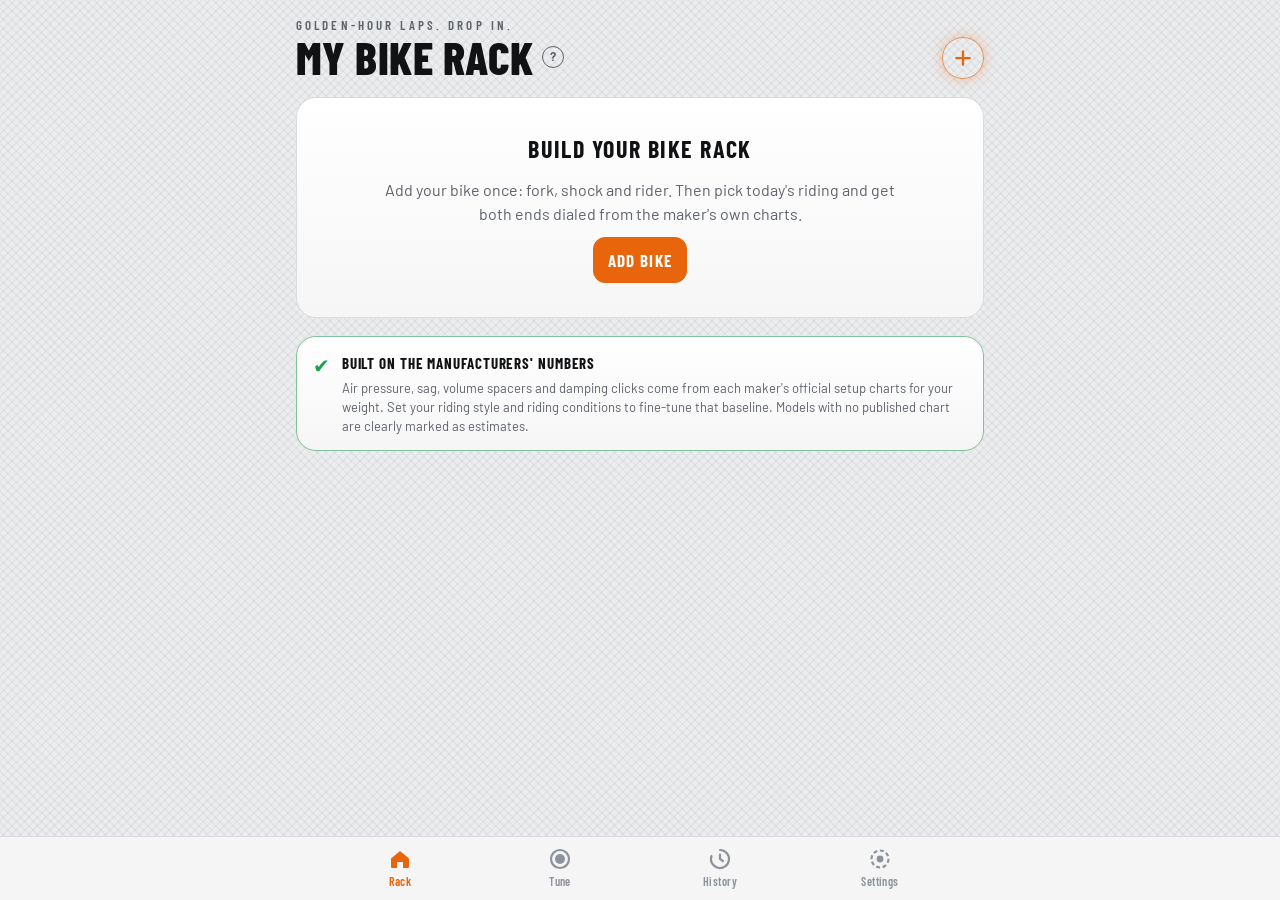
<file: SuspensionTuner/web/index.html>
<!doctype html>
<html lang="en">
<head>
<meta charset="utf-8">
<meta name="viewport" content="width=device-width, initial-scale=1, viewport-fit=cover">
<title>Suspension Tuner</title>
<meta name="description" content="Fork and shock setup from the maker's own chart: air pressure, sag, volume spacers and every damping click.">
<meta name="theme-color" content="#060607">
<meta name="apple-mobile-web-app-capable" content="yes">
<meta name="mobile-web-app-capable" content="yes">
<meta name="apple-mobile-web-app-status-bar-style" content="black-translucent">
<meta name="apple-mobile-web-app-title" content="Tuner">
<link rel="manifest" href="manifest.webmanifest">
<link rel="icon" href="icons/icon-192.png" type="image/png">
<link rel="apple-touch-icon" href="icons/apple-touch-icon.png">
<link rel="preconnect" href="https://fonts.googleapis.com">
<link rel="preconnect" href="https://fonts.gstatic.com" crossorigin>
<link href="https://fonts.googleapis.com/css2?family=Barlow+Condensed:wght@600;700;800&family=Barlow:wght@400;500;600;700&family=JetBrains+Mono:wght@400;700&display=swap" rel="stylesheet">
<link rel="stylesheet" href="css/app.css">
</head>
<body>
  <div id="app">
    <main id="view" tabindex="-1"><p class="loading">Loading…</p></main>
    <nav class="tabbar" aria-label="Main">
      <button data-tab="rack"><svg viewBox="0 0 24 24" aria-hidden="true"><path d="M3 11.5 12 4l9 7.5V20a1 1 0 0 1-1 1h-5v-6h-6v6H4a1 1 0 0 1-1-1z"/></svg><span>Rack</span></button>
      <button data-tab="tune"><svg viewBox="0 0 24 24" aria-hidden="true"><circle cx="12" cy="12" r="9" fill="none" stroke="currentColor" stroke-width="2.2"/><circle cx="12" cy="12" r="5"/></svg><span>Tune</span></button>
      <button data-tab="history"><svg viewBox="0 0 24 24" aria-hidden="true"><path d="M12 3a9 9 0 1 1-8.5 6" fill="none" stroke="currentColor" stroke-width="2.2" stroke-linecap="round"/><path d="M12 7.5V12l3 2" fill="none" stroke="currentColor" stroke-width="2.2" stroke-linecap="round"/></svg><span>History</span></button>
      <button data-tab="settings"><svg viewBox="0 0 24 24" aria-hidden="true"><circle cx="12" cy="12" r="8.5" fill="none" stroke="currentColor" stroke-width="2.2" stroke-dasharray="4 2.6"/><circle cx="12" cy="12" r="3.4"/></svg><span>Settings</span></button>
    </nav>
  </div>
  <dialog id="sheet" aria-labelledby="sheet-title"><div class="sheet-inner"></div></dialog>
  <div id="toast" role="status" aria-live="polite" hidden></div>
  <div id="print"></div>
  <noscript><p class="loading">Suspension Tuner needs JavaScript turned on.</p></noscript>
  <script src="js/engine.js"></script>
  <script src="js/bike.js"></script>
  <script src="js/app.js"></script>
</body>
</html>
</file>
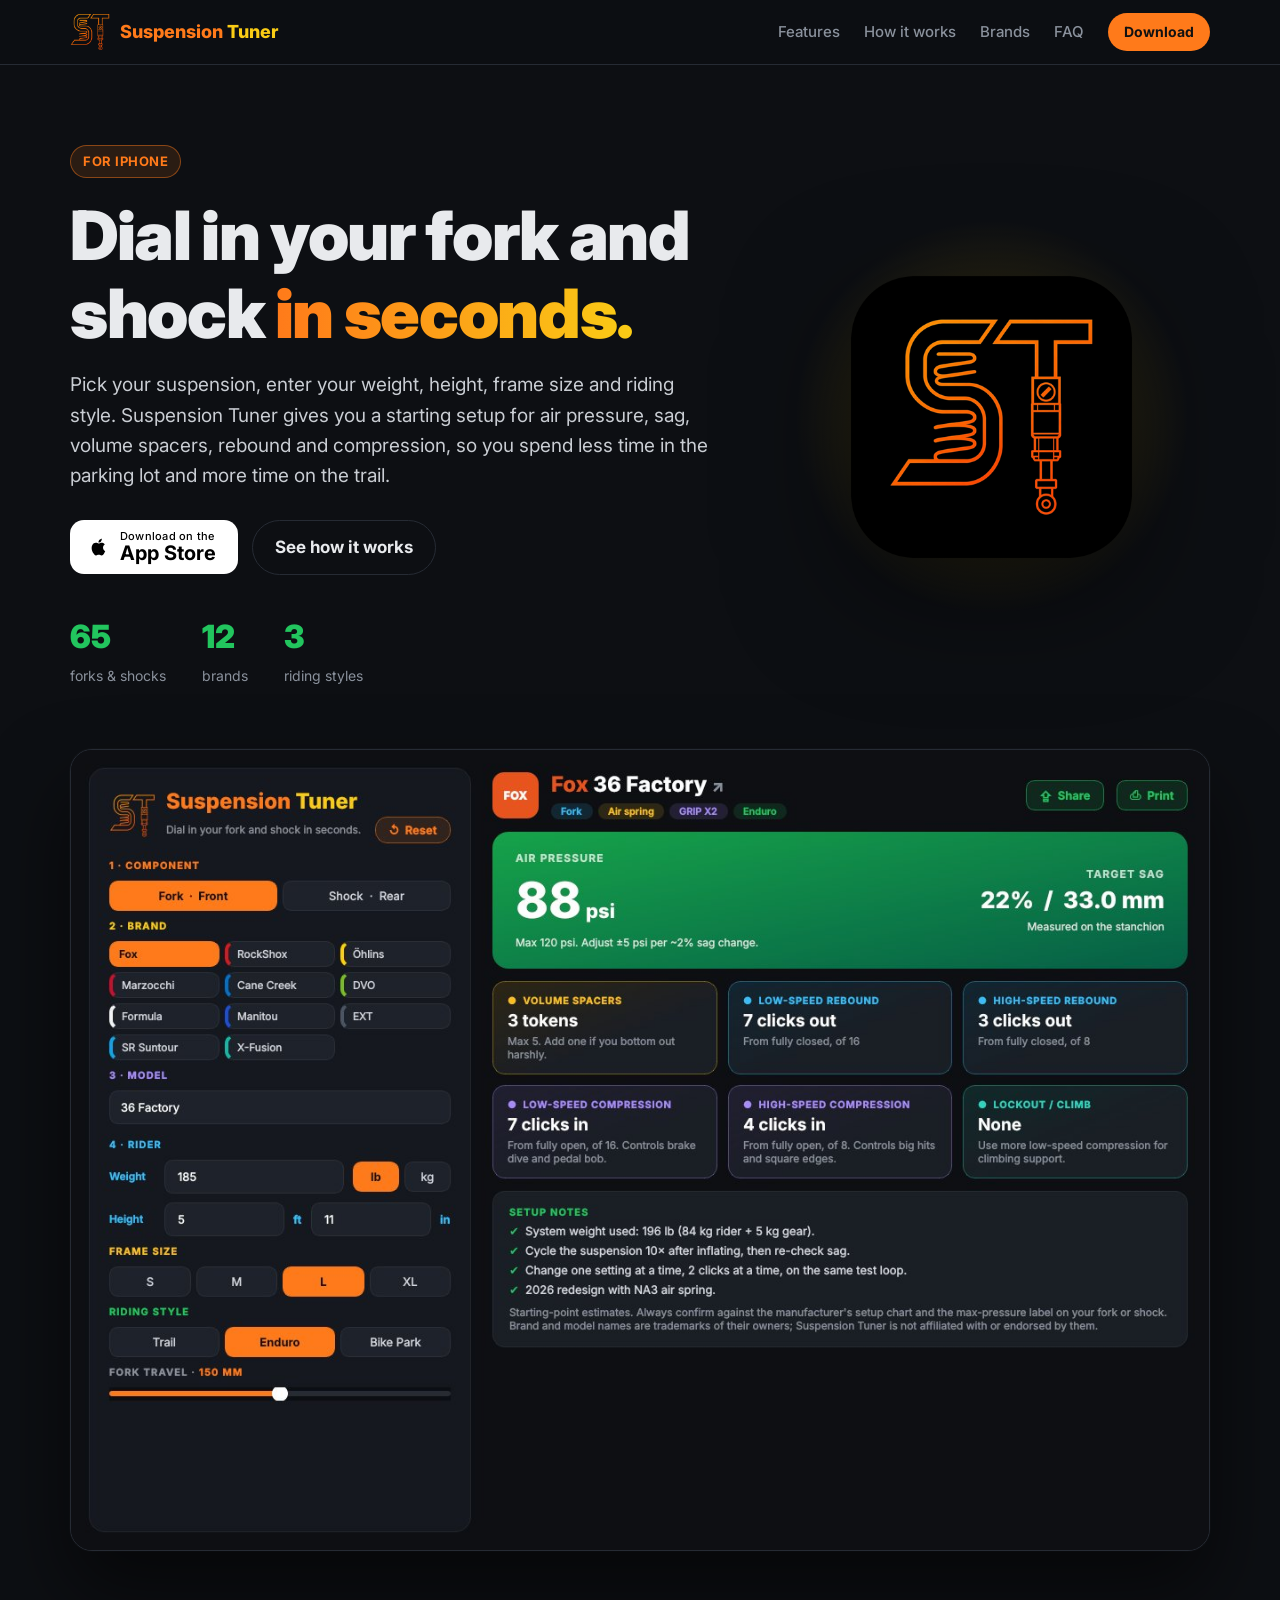
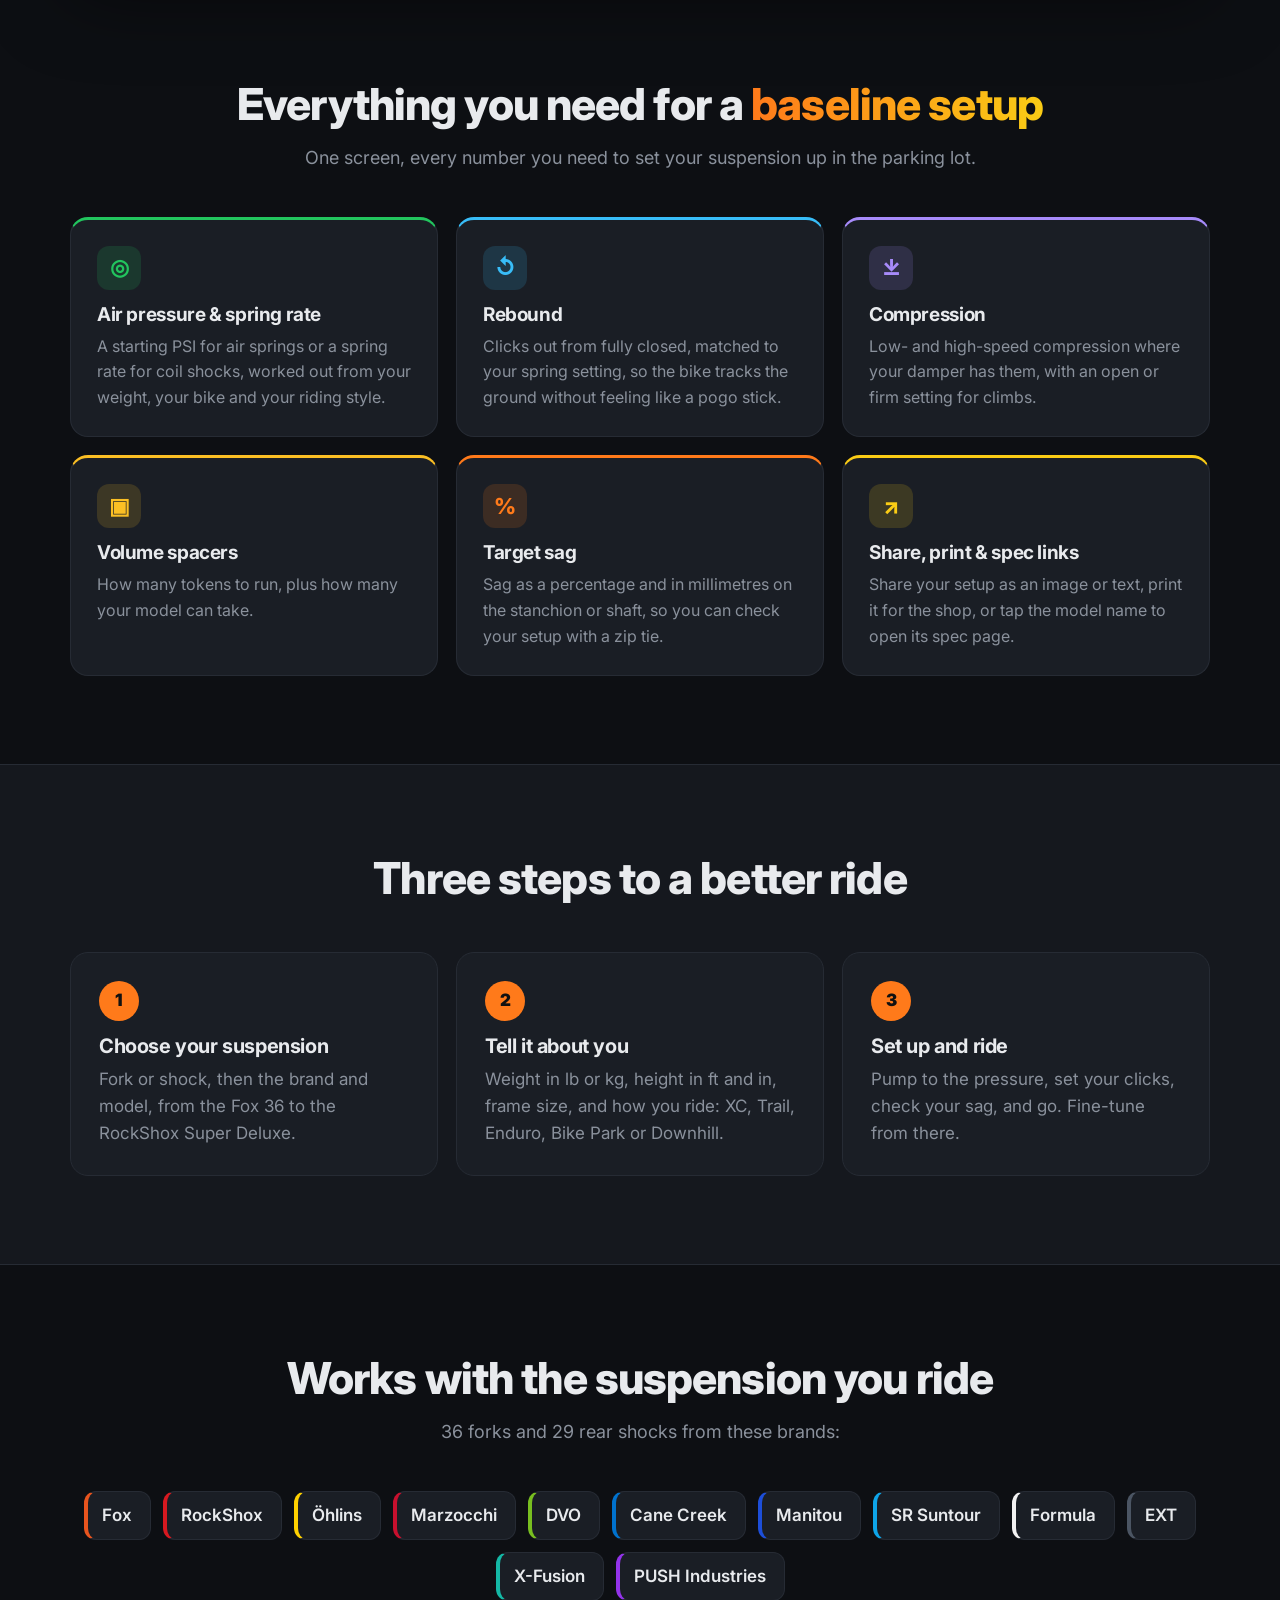
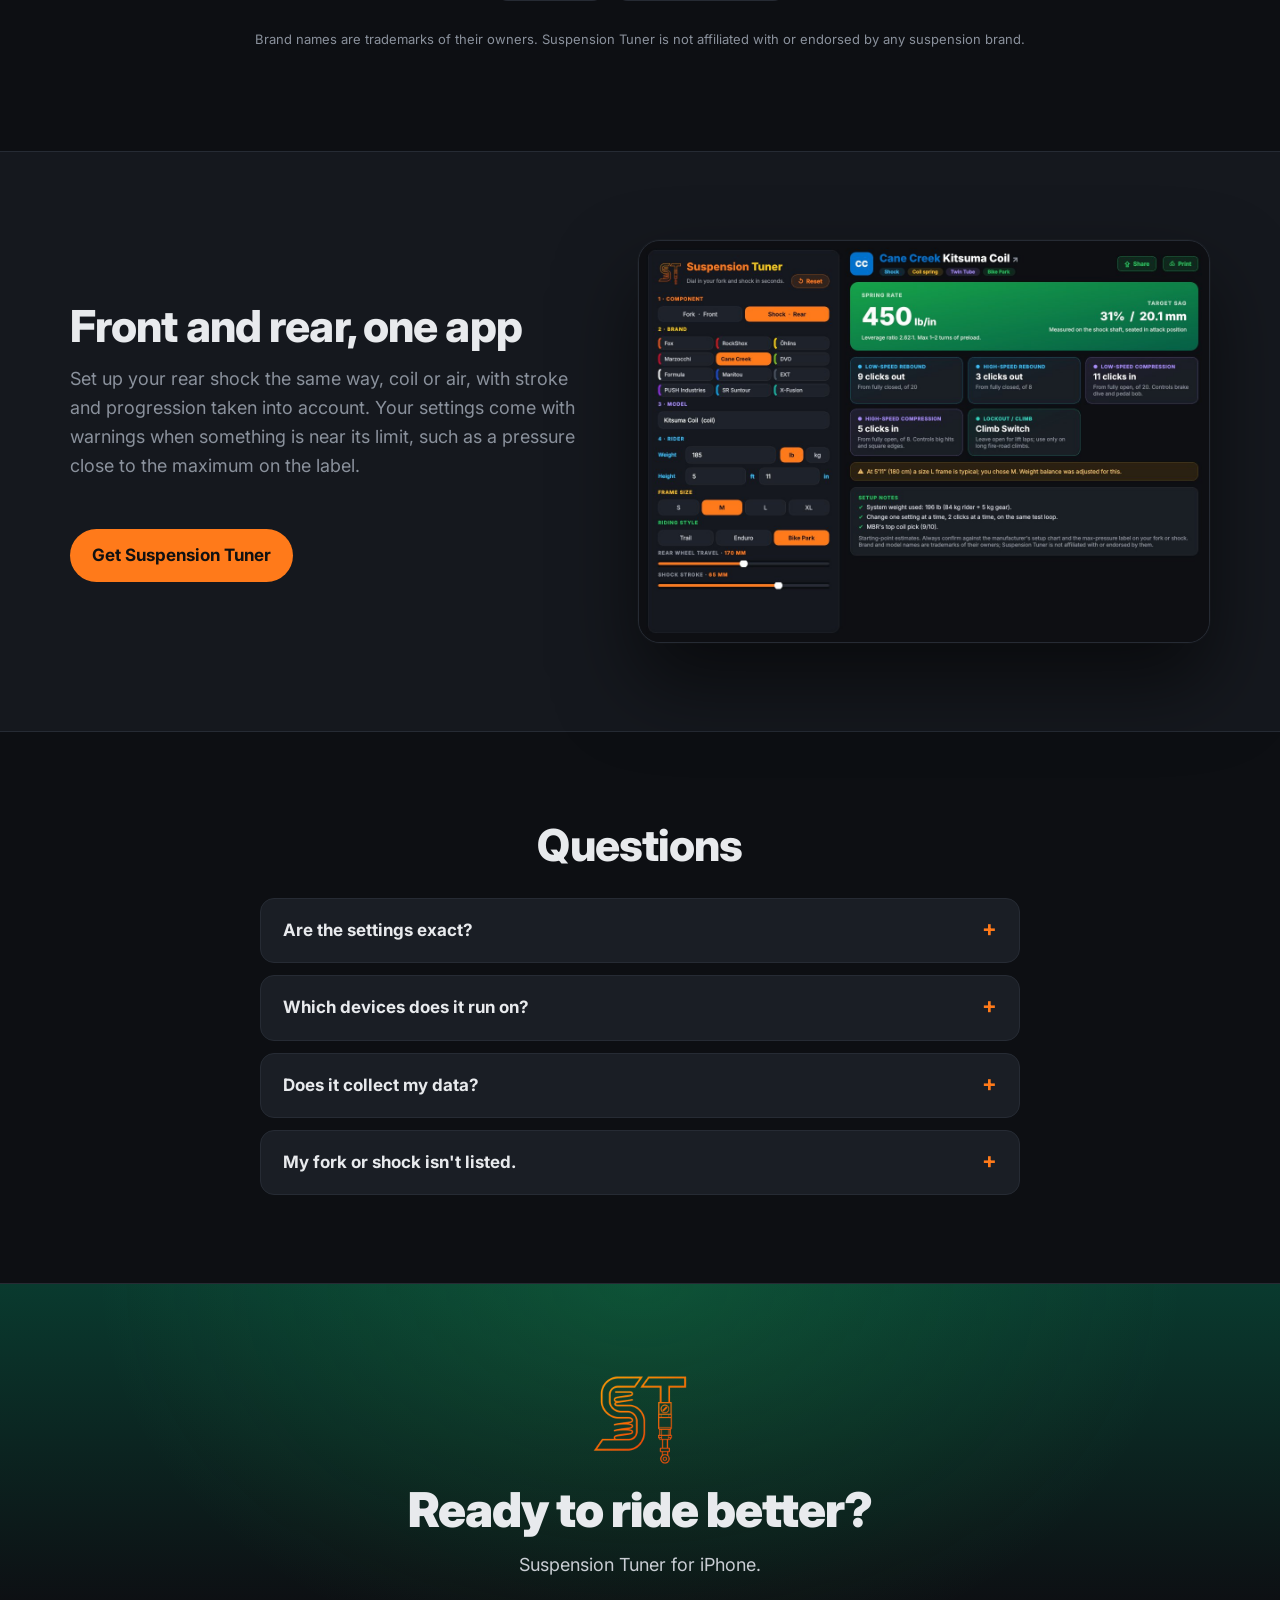
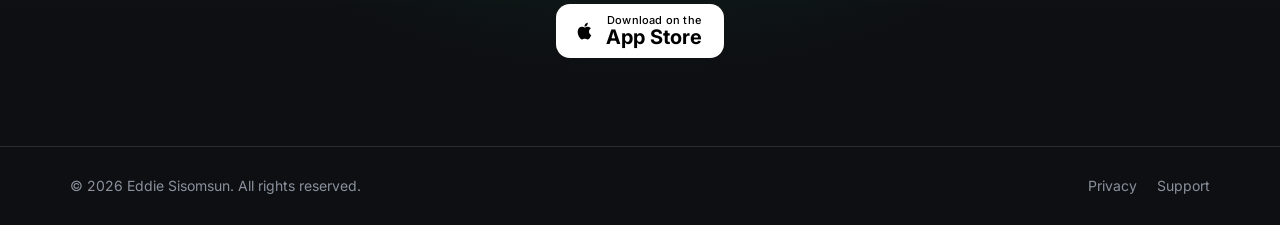
<file: SuspensionTuner/website/index.html>
<!doctype html>
<html lang="en">
<head>
  <meta charset="utf-8">
  <meta name="viewport" content="width=device-width, initial-scale=1">
  <title>Suspension Tuner: dial in your fork and shock in seconds</title>
  <meta name="description" content="Suspension Tuner gives mountain bikers a starting setup for their fork and rear shock: air pressure, sag, volume spacers, rebound and compression for 65 models from 12 brands.">
  <meta name="theme-color" content="#0D0F13">
  <meta property="og:title" content="Suspension Tuner">
  <meta property="og:description" content="Dial in your fork and shock in seconds. Free setup guide for mountain bike suspension on iPhone.">
  <meta property="og:image" content="assets/og-image.png">
  <meta property="og:type" content="website">
  <meta name="twitter:card" content="summary_large_image">
  <link rel="icon" type="image/png" href="assets/favicon.png">
  <link rel="apple-touch-icon" href="assets/apple-touch-icon.png">
  <link rel="preconnect" href="https://fonts.googleapis.com">
  <link rel="preconnect" href="https://fonts.gstatic.com" crossorigin>
  <link href="https://fonts.googleapis.com/css2?family=Inter:wght@400;500;600;700;800;900&display=swap" rel="stylesheet">
  <link rel="stylesheet" href="styles.css">
</head>
<body>
  <!-- ======================================================================
       Before uploading: replace every href="#download" on the "Download" buttons
       with your App Store URL (App Store Connect > your app > App Information).
       ====================================================================== -->

  <header class="nav">
    <div class="wrap nav-inner">
      <a class="brand" href="#top" aria-label="Suspension Tuner home">
        <img src="assets/logo.png" alt="" width="40" height="40">
        <span class="brand-name"><span class="o">Suspension</span> <span class="g">Tuner</span></span>
      </a>
      <nav class="nav-links" aria-label="Sections">
        <a href="#features">Features</a>
        <a href="#how">How it works</a>
        <a href="#brands">Brands</a>
        <a href="#faq">FAQ</a>
      </nav>
      <a class="btn btn-sm" href="#download">Download</a>
    </div>
  </header>

  <main id="top">
    <!-- Hero -->
    <section class="hero">
      <div class="wrap hero-grid">
        <div class="hero-copy">
          <span class="eyebrow">For iPhone</span>
          <h1>Dial in your fork and shock <span class="grad">in seconds.</span></h1>
          <p class="lead">Pick your suspension, enter your weight, height, frame size and riding style. Suspension Tuner gives you a starting setup for air pressure, sag, volume spacers, rebound and compression, so you spend less time in the parking lot and more time on the trail.</p>
          <div class="cta-row">
            <a class="btn btn-store" href="#download">
              <svg viewBox="0 0 24 24" width="22" height="22" aria-hidden="true"><path fill="currentColor" d="M16.37 12.7c-.02-2.3 1.88-3.4 1.96-3.46-1.07-1.56-2.73-1.78-3.32-1.8-1.41-.14-2.76.83-3.48.83-.72 0-1.83-.81-3-.79-1.55.02-2.97.9-3.77 2.28-1.6 2.79-.41 6.92 1.15 9.18.76 1.11 1.67 2.35 2.86 2.31 1.15-.05 1.58-.74 2.97-.74s1.78.74 3 .72c1.24-.02 2.02-1.13 2.78-2.24.87-1.28 1.23-2.52 1.25-2.59-.03-.01-2.39-.92-2.4-3.65ZM14.1 5.94c.63-.77 1.06-1.83.94-2.89-.91.04-2.01.61-2.66 1.37-.58.67-1.09 1.75-.96 2.79 1.02.08 2.05-.52 2.68-1.27Z"/></svg>
              <span><small>Download on the</small>App Store</span>
            </a>
            <a class="btn btn-ghost" href="#how">See how it works</a>
          </div>
          <ul class="hero-stats" aria-label="At a glance">
            <li><strong>65</strong><span>forks &amp; shocks</span></li>
            <li><strong>12</strong><span>brands</span></li>
            <li><strong>3</strong><span>riding styles</span></li>
          </ul>
        </div>
        <div class="hero-art" aria-hidden="true">
          <div class="glow"></div>
          <img src="assets/app-icon.png" alt="" width="360" height="360">
        </div>
      </div>
    </section>

    <!-- Screenshot -->
    <section class="shot-section">
      <div class="wrap">
        <figure class="shot">
          <img src="assets/screenshot-fork.jpg" alt="Suspension Tuner showing a Fox 36 Factory setup: air pressure, target sag, volume spacers, rebound and compression clicks" width="1280" height="900" loading="lazy">
        </figure>
      </div>
    </section>

    <!-- Features -->
    <section id="features" class="section">
      <div class="wrap">
        <h2 class="section-title">Everything you need for a <span class="grad">baseline setup</span></h2>
        <p class="section-lead">One screen, every number you need to set your suspension up in the parking lot.</p>
        <div class="cards">
          <article class="card c-go">
            <div class="card-icon">◎</div>
            <h3>Air pressure &amp; spring rate</h3>
            <p>A starting PSI for air springs or a spring rate for coil shocks, worked out from your weight, your bike and your riding style.</p>
          </article>
          <article class="card c-sky">
            <div class="card-icon">↺</div>
            <h3>Rebound</h3>
            <p>Clicks out from fully closed, matched to your spring setting, so the bike tracks the ground without feeling like a pogo stick.</p>
          </article>
          <article class="card c-violet">
            <div class="card-icon">⤓</div>
            <h3>Compression</h3>
            <p>Low- and high-speed compression where your damper has them, with an open or firm setting for climbs.</p>
          </article>
          <article class="card c-amber">
            <div class="card-icon">▣</div>
            <h3>Volume spacers</h3>
            <p>How many tokens to run, plus how many your model can take.</p>
          </article>
          <article class="card c-accent">
            <div class="card-icon">%</div>
            <h3>Target sag</h3>
            <p>Sag as a percentage and in millimetres on the stanchion or shaft, so you can check your setup with a zip tie.</p>
          </article>
          <article class="card c-gold">
            <div class="card-icon">↗</div>
            <h3>Share, print &amp; spec links</h3>
            <p>Share your setup as an image or text, print it for the shop, or tap the model name to open its spec page.</p>
          </article>
        </div>
      </div>
    </section>

    <!-- How it works -->
    <section id="how" class="section section-alt">
      <div class="wrap">
        <h2 class="section-title">Three steps to a better ride</h2>
        <ol class="steps">
          <li>
            <span class="step-num">1</span>
            <h3>Choose your suspension</h3>
            <p>Fork or shock, then the brand and model, from the Fox 36 to the RockShox Super Deluxe.</p>
          </li>
          <li>
            <span class="step-num">2</span>
            <h3>Tell it about you</h3>
            <p>Weight in lb or kg, height in ft and in, frame size, and how you ride: XC, Trail, Enduro, Bike Park or Downhill.</p>
          </li>
          <li>
            <span class="step-num">3</span>
            <h3>Set up and ride</h3>
            <p>Pump to the pressure, set your clicks, check your sag, and go. Fine-tune from there.</p>
          </li>
        </ol>
      </div>
    </section>

    <!-- Brands -->
    <section id="brands" class="section">
      <div class="wrap">
        <h2 class="section-title">Works with the suspension you ride</h2>
        <p class="section-lead">36 forks and 29 rear shocks from these brands:</p>
        <ul class="brand-list">
          <li style="--c:#E8541E">Fox</li>
          <li style="--c:#D71920">RockShox</li>
          <li style="--c:#FFD100">Öhlins</li>
          <li style="--c:#C8102E">Marzocchi</li>
          <li style="--c:#78BE20">DVO</li>
          <li style="--c:#0072CE">Cane Creek</li>
          <li style="--c:#1D4ED8">Manitou</li>
          <li style="--c:#0EA5E9">SR Suntour</li>
          <li style="--c:#F2F2F2">Formula</li>
          <li style="--c:#4B5563">EXT</li>
          <li style="--c:#14B8A6">X-Fusion</li>
          <li style="--c:#9333EA">PUSH Industries</li>
        </ul>
        <p class="fine">Brand names are trademarks of their owners. Suspension Tuner is not affiliated with or endorsed by any suspension brand.</p>
      </div>
    </section>

    <!-- Second screenshot -->
    <section class="section section-alt">
      <div class="wrap split">
        <div>
          <h2 class="section-title left">Front and rear, one app</h2>
          <p class="section-lead left">Set up your rear shock the same way, coil or air, with stroke and progression taken into account. Your settings come with warnings when something is near its limit, such as a pressure close to the maximum on the label.</p>
          <a class="btn" href="#download">Get Suspension Tuner</a>
        </div>
        <figure class="shot shot-small">
          <img src="assets/screenshot-shock.jpg" alt="Suspension Tuner showing a Cane Creek Kitsuma Coil rear shock setup" width="1280" height="900" loading="lazy">
        </figure>
      </div>
    </section>

    <!-- FAQ -->
    <section id="faq" class="section">
      <div class="wrap narrow">
        <h2 class="section-title">Questions</h2>
        <details>
          <summary>Are the settings exact?</summary>
          <p>For FOX, RockShox, Marzocchi and Öhlins models they are copied from the maker's own setup charts for your weight; other models are clearly marked as estimates. Either way they are a starting point: every bike, rider and trail is different, so fine-tune from there. Always check the manufacturer's setup guide and never go above the maximum pressure printed on your fork or shock.</p>
        </details>
        <details>
          <summary>Which devices does it run on?</summary>
          <p>iPhone with iOS 17 or later (also runs on iPad).</p>
        </details>
        <details>
          <summary>Does it collect my data?</summary>
          <p>No. Everything is calculated on your device. There are no accounts, no tracking and no ads. Read the <a href="privacy.html">privacy policy</a>.</p>
        </details>
        <details>
          <summary>My fork or shock isn't listed.</summary>
          <p>Email <a href="mailto:eddie@wholestack.solutions">eddie@wholestack.solutions</a> with the brand and model, and it can be added in a future update.</p>
        </details>
      </div>
    </section>

    <!-- Download -->
    <section id="download" class="section download">
      <div class="wrap download-inner">
        <img src="assets/logo.png" alt="" width="96" height="96">
        <h2>Ready to ride better?</h2>
        <p>Suspension Tuner for iPhone.</p>
        <a class="btn btn-store" href="#download">
          <svg viewBox="0 0 24 24" width="22" height="22" aria-hidden="true"><path fill="currentColor" d="M16.37 12.7c-.02-2.3 1.88-3.4 1.96-3.46-1.07-1.56-2.73-1.78-3.32-1.8-1.41-.14-2.76.83-3.48.83-.72 0-1.83-.81-3-.79-1.55.02-2.97.9-3.77 2.28-1.6 2.79-.41 6.92 1.15 9.18.76 1.11 1.67 2.35 2.86 2.31 1.15-.05 1.58-.74 2.97-.74s1.78.74 3 .72c1.24-.02 2.02-1.13 2.78-2.24.87-1.28 1.23-2.52 1.25-2.59-.03-.01-2.39-.92-2.4-3.65ZM14.1 5.94c.63-.77 1.06-1.83.94-2.89-.91.04-2.01.61-2.66 1.37-.58.67-1.09 1.75-.96 2.79 1.02.08 2.05-.52 2.68-1.27Z"/></svg>
          <span><small>Download on the</small>App Store</span>
        </a>
      </div>
    </section>
  </main>

  <footer class="footer">
    <div class="wrap footer-inner">
      <p>© 2026 Eddie Sisomsun. All rights reserved.</p>
      <nav aria-label="Footer">
        <a href="privacy.html">Privacy</a>
        <a href="mailto:eddie@wholestack.solutions">Support</a>
      </nav>
    </div>
  </footer>
</body>
</html>
</file>
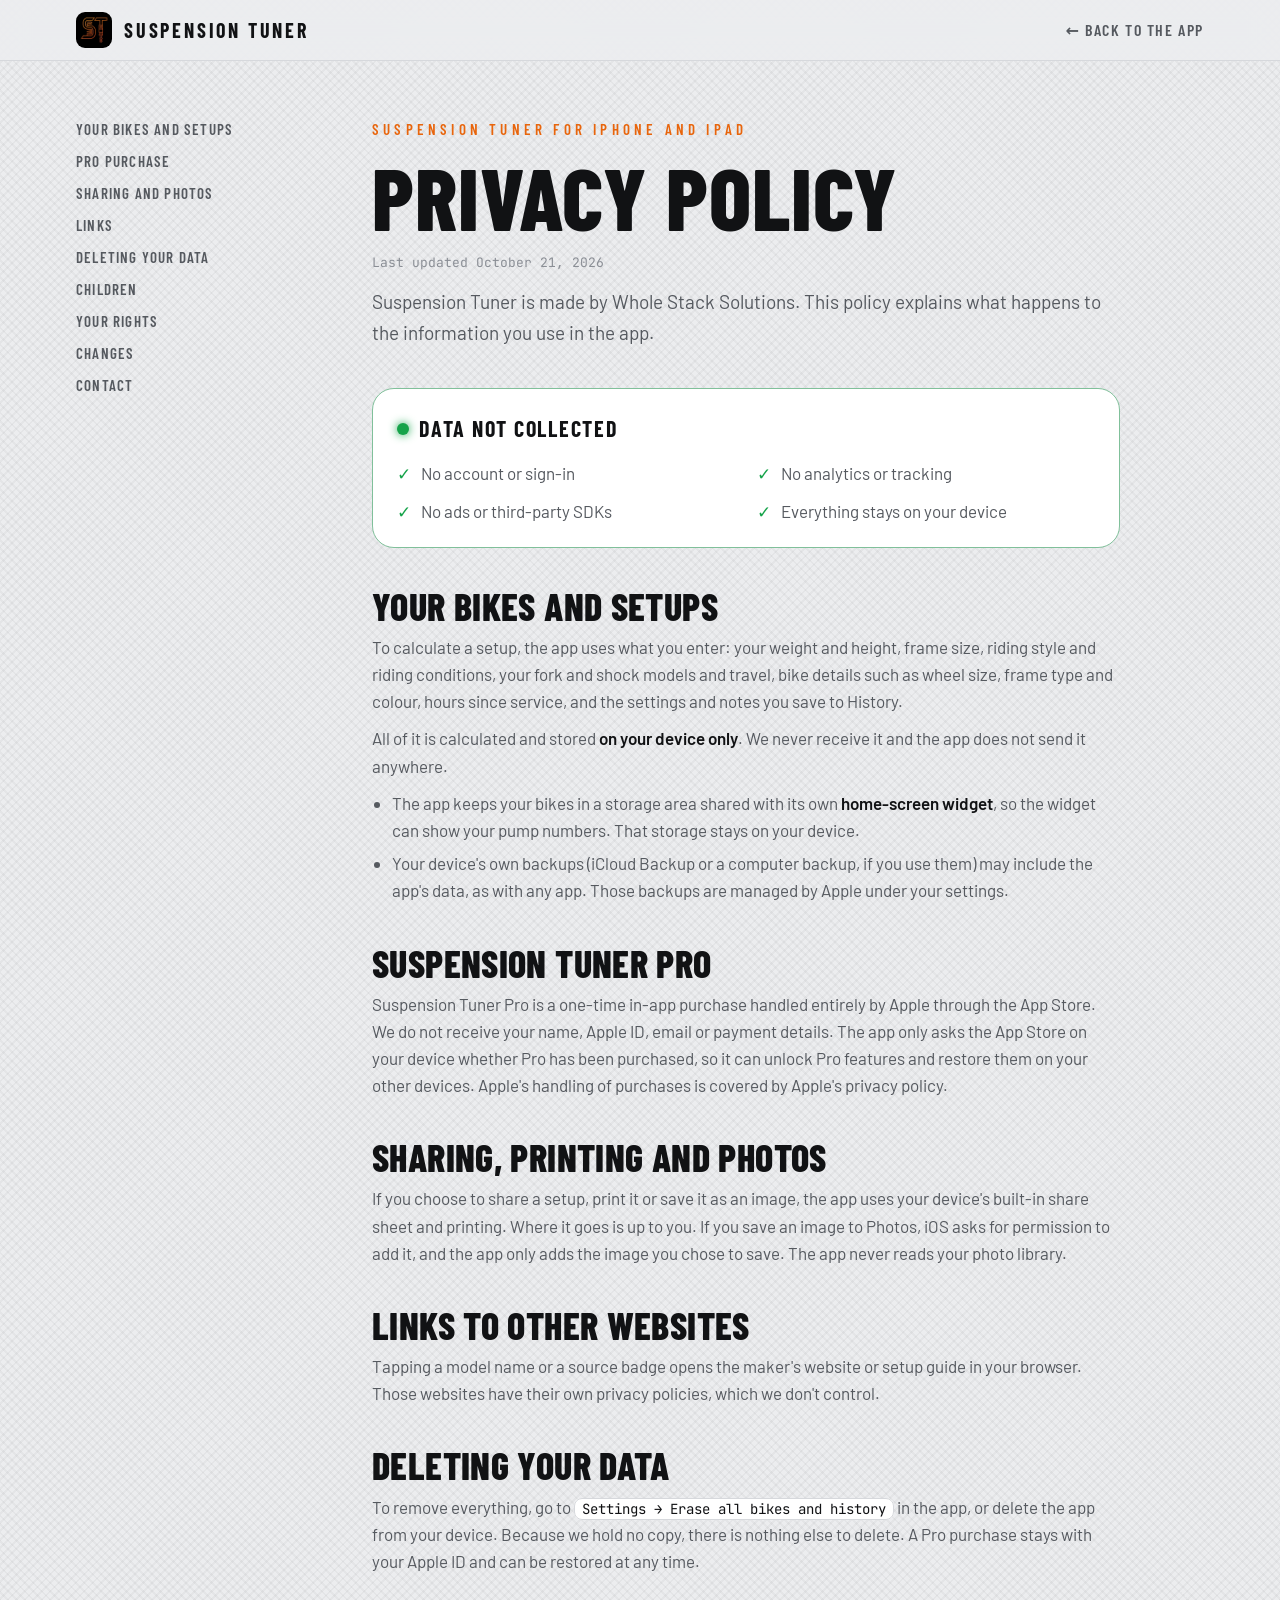
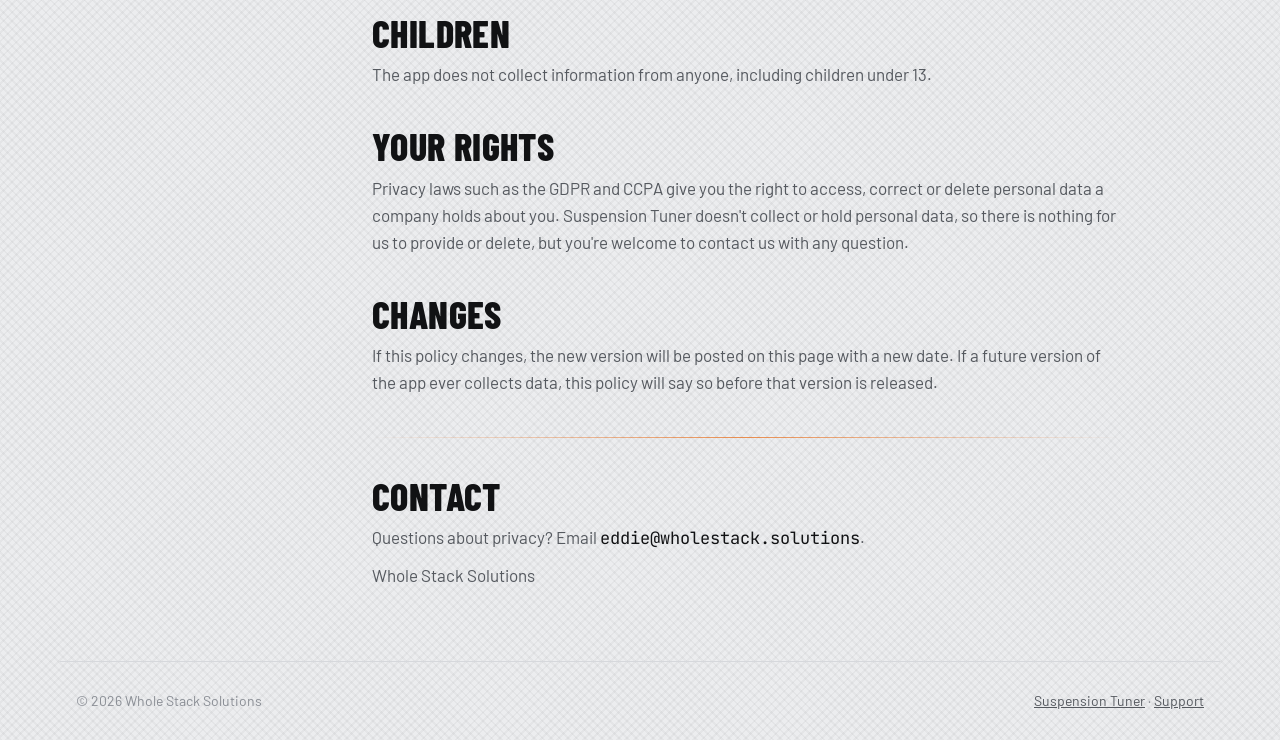
<file: SuspensionTuner/website/privacy.html>
<!doctype html>
<html lang="en">
<head>
<meta charset="utf-8">
<meta name="viewport" content="width=device-width, initial-scale=1, viewport-fit=cover">
<title>Suspension Tuner Privacy</title>
<meta name="description" content="Privacy policy for the Suspension Tuner app for iPhone and iPad. Suspension Tuner does not collect any personal data.">
<link rel="preconnect" href="https://fonts.googleapis.com">
<link rel="preconnect" href="https://fonts.gstatic.com" crossorigin>
<link href="https://fonts.googleapis.com/css2?family=Barlow+Condensed:wght@600;700;800&family=Barlow:wght@400;500;600&family=JetBrains+Mono:wght@400;600&display=swap" rel="stylesheet">
<style>
/* Layout: the launch page's carbon shell; one readable column of policy sections under a summary card. */
:root{
  --bg:#060607; --bg2:#0D0D0F; --card:#141416; --line:#232427;
  --fg:#F2F2F0; --muted:#A9ADB4; --faint:#6E7279;
  --accent:#FF7A1A; --accent-ink:#0A0A0B; --go:#22C55E;
  --weave:rgba(255,255,255,.022);
  --display:"Barlow Condensed","Arial Narrow",system-ui,sans-serif;
  --body:"Barlow",system-ui,-apple-system,"Segoe UI",sans-serif;
  --mono:"JetBrains Mono",ui-monospace,"SF Mono",Menlo,monospace;
  color-scheme:dark;
}
@media (prefers-color-scheme: light){:root:not([data-theme="dark"]){
  --bg:#ECEDEF; --bg2:#E3E4E7; --card:#FFFFFF; --line:#D6D8DC;
  --fg:#111214; --muted:#55595F; --faint:#8A8E95;
  --accent:#E8650C; --accent-ink:#FFFFFF; --go:#16A34A;
  --weave:rgba(0,0,0,.035); color-scheme:light}}
:root[data-theme="light"]{
  --bg:#ECEDEF; --bg2:#E3E4E7; --card:#FFFFFF; --line:#D6D8DC;
  --fg:#111214; --muted:#55595F; --faint:#8A8E95;
  --accent:#E8650C; --accent-ink:#FFFFFF; --go:#16A34A;
  --weave:rgba(0,0,0,.035); color-scheme:light}
*{box-sizing:border-box}
html{padding-top:env(safe-area-inset-top,0px);padding-bottom:env(safe-area-inset-bottom,0px)}
body{margin:0;background:var(--bg);color:var(--fg);font:400 17px/1.6 var(--body);
  background-image:repeating-linear-gradient(45deg,var(--weave) 0 2px,transparent 2px 6px),repeating-linear-gradient(-45deg,var(--weave) 0 2px,transparent 2px 6px);
  -webkit-font-smoothing:antialiased}
body::before{content:"";position:fixed;inset:0 0 auto;height:env(safe-area-inset-top,0px);z-index:10;background:var(--bg)}
a{color:var(--accent)}
:focus-visible{outline:2px solid var(--accent);outline-offset:3px;border-radius:6px}
.wrap{max-width:1160px;margin:0 auto;padding-left:max(16px,env(safe-area-inset-left,0px));padding-right:max(16px,env(safe-area-inset-right,0px))}
h1,h2{font-family:var(--display);text-transform:uppercase;font-weight:800;line-height:.95;margin:0;text-wrap:balance;letter-spacing:.01em}
.eyebrow{font-family:var(--display);font-weight:600;font-size:15px;letter-spacing:.28em;text-transform:uppercase;color:var(--accent)}

.nav{position:sticky;top:env(safe-area-inset-top,0px);z-index:9;background:color-mix(in srgb,var(--bg) 88%,transparent);backdrop-filter:blur(14px);border-bottom:1px solid var(--line)}
.nav .wrap{display:flex;align-items:center;gap:20px;padding-block:12px}
.brand{display:flex;align-items:center;gap:12px;text-decoration:none;color:var(--fg)}
.brand img{width:36px;height:36px;border-radius:9px}
.brand b{font-family:var(--display);font-size:20px;letter-spacing:.14em;text-transform:uppercase}
.back{margin-left:auto;font-family:var(--display);font-weight:600;font-size:16px;letter-spacing:.1em;text-transform:uppercase;color:var(--muted);text-decoration:none}
.back:hover{color:var(--fg)}

.doc{display:grid;grid-template-columns:240px minmax(0,1fr);gap:56px;padding-block:56px 72px}
.toc{position:sticky;top:calc(env(safe-area-inset-top,0px) + 84px);align-self:start;display:flex;flex-direction:column;gap:8px}
.toc a{font-family:var(--display);font-weight:600;font-size:15px;letter-spacing:.08em;text-transform:uppercase;color:var(--muted);text-decoration:none}
.toc a:hover{color:var(--fg)}
main{display:flex;flex-direction:column;gap:40px;min-width:0;max-width:44em}
.head{display:flex;flex-direction:column;gap:14px}
.head h1{font-size:clamp(52px,7vw,88px)}
.date{font-family:var(--mono);font-size:13px;color:var(--faint)}
.intro{color:var(--muted);font-size:19px;margin:0}

.summary{background:var(--card);border:1px solid color-mix(in srgb,var(--go) 45%,var(--line));border-radius:22px;padding:22px 24px;display:flex;flex-direction:column;gap:14px}
.summary .badge{display:flex;align-items:center;gap:10px;font-family:var(--display);font-weight:700;font-size:22px;letter-spacing:.08em;text-transform:uppercase}
.summary .badge::before{content:"";width:12px;height:12px;border-radius:50%;background:var(--go);box-shadow:0 0 10px var(--go)}
.facts{display:grid;grid-template-columns:repeat(2,1fr);gap:10px 22px;margin:0;padding:0;list-style:none}
.facts li{display:flex;gap:10px;color:var(--muted)}
.facts li::before{content:"✓";color:var(--go);font-weight:700}

section{display:flex;flex-direction:column;gap:10px;scroll-margin-top:96px}
section h2{font-size:clamp(28px,3.4vw,38px)}
section p{margin:0;color:var(--muted)}
section ul{margin:0;padding-left:20px;color:var(--muted);display:flex;flex-direction:column;gap:6px}
section b{color:var(--fg);font-weight:600}
.path{font-family:var(--mono);font-size:14px;color:var(--fg);background:var(--card);border:1px solid var(--line);border-radius:8px;padding:1px 7px;white-space:nowrap}
.email{font-family:var(--mono);color:var(--fg);user-select:all}
.hair{height:1px;background:linear-gradient(90deg,transparent,var(--accent),transparent);opacity:.7}

footer .wrap{padding-block:28px;display:flex;flex-wrap:wrap;gap:12px 28px;justify-content:space-between;color:var(--faint);font-size:14px;border-top:1px solid var(--line)}
footer a{color:var(--muted)}

@media (max-width:520px){ .long{display:none} .brand b{font-size:18px} }
@media (max-width:860px){
  .doc{grid-template-columns:1fr;gap:28px;padding-block:36px 56px}
  .toc{position:static;flex-direction:row;flex-wrap:wrap;gap:8px 16px}
  .facts{grid-template-columns:1fr}
}
</style>
</head>
<body>
<header class="nav">
  <div class="wrap">
    <a class="brand" href="https://suspensiontuner.wholestack.solutions/"><img src="[data-uri]" alt=""><b>Suspension Tuner</b></a>
    <a class="back" href="https://suspensiontuner.wholestack.solutions/">← <span class="long">Back to the </span>app</a>
  </div>
</header>

<div class="wrap doc">
  <nav class="toc" aria-label="On this page">
    <a href="#on-device">Your bikes and setups</a>
    <a href="#purchase">Pro purchase</a>
    <a href="#sharing">Sharing and Photos</a>
    <a href="#links">Links</a>
    <a href="#delete">Deleting your data</a>
    <a href="#children">Children</a>
    <a href="#rights">Your rights</a>
    <a href="#changes">Changes</a>
    <a href="#contact">Contact</a>
  </nav>

  <main>
    <div class="head">
      <div class="eyebrow">Suspension Tuner for iPhone and iPad</div>
      <h1>Privacy policy</h1>
      <div class="date">Last updated October 21, 2026</div>
      <p class="intro">Suspension Tuner is made by Whole Stack Solutions. This policy explains what happens to the information you use in the app.</p>
    </div>

    <div class="summary" role="note" aria-label="Summary">
      <div class="badge">Data not collected</div>
      <ul class="facts">
        <li>No account or sign-in</li>
        <li>No analytics or tracking</li>
        <li>No ads or third-party SDKs</li>
        <li>Everything stays on your device</li>
      </ul>
    </div>

    <section id="on-device">
      <h2>Your bikes and setups</h2>
      <p>To calculate a setup, the app uses what you enter: your weight and height, frame size, riding style and riding conditions, your fork and shock models and travel, bike details such as wheel size, frame type and colour, hours since service, and the settings and notes you save to History.</p>
      <p>All of it is calculated and stored <b>on your device only</b>. We never receive it and the app does not send it anywhere.</p>
      <ul>
        <li>The app keeps your bikes in a storage area shared with its own <b>home-screen widget</b>, so the widget can show your pump numbers. That storage stays on your device.</li>
        <li>Your device's own backups (iCloud Backup or a computer backup, if you use them) may include the app's data, as with any app. Those backups are managed by Apple under your settings.</li>
      </ul>
    </section>

    <section id="purchase">
      <h2>Suspension Tuner Pro</h2>
      <p>Suspension Tuner Pro is a one-time in-app purchase handled entirely by Apple through the App Store. We do not receive your name, Apple ID, email or payment details. The app only asks the App Store on your device whether Pro has been purchased, so it can unlock Pro features and restore them on your other devices. Apple's handling of purchases is covered by Apple's privacy policy.</p>
    </section>

    <section id="sharing">
      <h2>Sharing, printing and Photos</h2>
      <p>If you choose to share a setup, print it or save it as an image, the app uses your device's built-in share sheet and printing. Where it goes is up to you. If you save an image to Photos, iOS asks for permission to add it, and the app only adds the image you chose to save. The app never reads your photo library.</p>
    </section>

    <section id="links">
      <h2>Links to other websites</h2>
      <p>Tapping a model name or a source badge opens the maker's website or setup guide in your browser. Those websites have their own privacy policies, which we don't control.</p>
    </section>

    <section id="delete">
      <h2>Deleting your data</h2>
      <p>To remove everything, go to <span class="path">Settings → Erase all bikes and history</span> in the app, or delete the app from your device. Because we hold no copy, there is nothing else to delete. A Pro purchase stays with your Apple ID and can be restored at any time.</p>
    </section>

    <section id="children">
      <h2>Children</h2>
      <p>The app does not collect information from anyone, including children under 13.</p>
    </section>

    <section id="rights">
      <h2>Your rights</h2>
      <p>Privacy laws such as the GDPR and CCPA give you the right to access, correct or delete personal data a company holds about you. Suspension Tuner doesn't collect or hold personal data, so there is nothing for us to provide or delete, but you're welcome to contact us with any question.</p>
    </section>

    <section id="changes">
      <h2>Changes</h2>
      <p>If this policy changes, the new version will be posted on this page with a new date. If a future version of the app ever collects data, this policy will say so before that version is released.</p>
    </section>

    <div class="hair"></div>

    <section id="contact">
      <h2>Contact</h2>
      <p>Questions about privacy? Email <span class="email">eddie@wholestack.solutions</span>.</p>
      <p>Whole Stack Solutions</p>
    </section>
  </main>
</div>

<footer>
  <div class="wrap">
    <span>© 2026 Whole Stack Solutions</span>
    <span><a href="https://suspensiontuner.wholestack.solutions/">Suspension Tuner</a> · <a href="mailto:eddie@wholestack.solutions">Support</a></span>
  </div>
</footer>
</body>
</html>
</file>
<file: SuspensionTuner/web/css/app.css>
/* Suspension Tuner web — Carbon: black carbon weave and glass in dark mode, brushed titanium in light mode. */
:root {
  --bg: #060607; --glass-top: #17171A; --glass-bot: #0F0F11; --card2: #1F2023; --control: #18181B;
  --stroke: #232427; --fg: #F2F2F0; --muted: #A9ADB4; --faint: #6E7279;
  --accent: #FF7A1A; --accent-ink: #0A0A0B; --sky: #38BDF8; --gold: #FACC15; --go: #22C55E; --violet: #A78BFA;
  --teal: #2DD4BF; --warn-bg: #2A2112; --warn: #F5C26B; --danger: #F87171;
  --weave: rgba(255,255,255,.022); --hero: rgba(255,255,255,.09); --tab: rgba(8,8,9,.92); --knob: #F2F2F0; --track: rgba(255,255,255,.08);
  --display: "Barlow Condensed", "Arial Narrow", system-ui, sans-serif;
  --body: "Barlow", system-ui, -apple-system, "Segoe UI", sans-serif;
  --mono: "JetBrains Mono", ui-monospace, "SF Mono", Menlo, monospace;
  color-scheme: dark;
}
@media (prefers-color-scheme: light) { :root:not([data-theme="dark"]) {
  --bg: #ECEDEF; --glass-top: #FFFFFF; --glass-bot: #F6F6F7; --card2: #E3E4E7; --control: #F1F1F3;
  --stroke: #D9DBDF; --fg: #111214; --muted: #5E626A; --faint: #8E929A;
  --accent: #E8650C; --accent-ink: #FFFFFF; --sky: #0284C7; --gold: #CA8A04; --go: #16A34A; --violet: #7C3AED;
  --teal: #0F766E; --warn-bg: #FFF4E0; --warn: #9A5B00; --danger: #DC2626;
  --weave: rgba(0,0,0,.035); --hero: rgba(0,0,0,.05); --tab: rgba(246,246,247,.94); --knob: #FFFFFF; --track: rgba(0,0,0,.09);
  color-scheme: light; } }
:root[data-theme="light"] {
  --bg: #ECEDEF; --glass-top: #FFFFFF; --glass-bot: #F6F6F7; --card2: #E3E4E7; --control: #F1F1F3;
  --stroke: #D9DBDF; --fg: #111214; --muted: #5E626A; --faint: #8E929A;
  --accent: #E8650C; --accent-ink: #FFFFFF; --sky: #0284C7; --gold: #CA8A04; --go: #16A34A; --violet: #7C3AED;
  --teal: #0F766E; --warn-bg: #FFF4E0; --warn: #9A5B00; --danger: #DC2626;
  --weave: rgba(0,0,0,.035); --hero: rgba(0,0,0,.05); --tab: rgba(246,246,247,.94); --knob: #FFFFFF; --track: rgba(0,0,0,.09);
  color-scheme: light; }

* { box-sizing: border-box; }
html { -webkit-text-size-adjust: 100%; }
body { margin: 0; min-height: 100vh; background: var(--bg); color: var(--fg); font: 400 16px/1.45 var(--body);
  background-image: repeating-linear-gradient(45deg, var(--weave) 0 2px, transparent 2px 6px), repeating-linear-gradient(-45deg, var(--weave) 0 2px, transparent 2px 6px);
  background-attachment: fixed; -webkit-font-smoothing: antialiased; -webkit-tap-highlight-color: transparent; }
button, input, select, textarea { font: inherit; color: inherit; }
button { cursor: pointer; }
a { color: var(--accent); }
:focus-visible { outline: 2px solid var(--accent); outline-offset: 2px; border-radius: 8px; }
[hidden] { display: none !important; }
.loading { text-align: center; color: var(--muted); padding: 80px 16px; }

/* Page */
#view { max-width: 720px; margin: 0 auto; display: flex; flex-direction: column; gap: 18px; outline: none;
  padding: calc(env(safe-area-inset-top, 0px) + 16px) max(16px, env(safe-area-inset-right, 0px)) calc(env(safe-area-inset-bottom, 0px) + 104px) max(16px, env(safe-area-inset-left, 0px)); }
.c { font-family: var(--display); text-transform: uppercase; }
.m { font-family: var(--mono); }
.muted { color: var(--muted); } .faint { color: var(--faint); } .acc { color: var(--accent); }
.lbl { font-family: var(--display); font-weight: 600; font-size: 13px; letter-spacing: .2em; text-transform: uppercase; color: var(--muted); }
.title { font-family: var(--display); font-weight: 800; font-size: clamp(36px, 9vw, 46px); line-height: .95; text-transform: uppercase; margin: 0; letter-spacing: .01em; }
.greet { font-family: var(--display); font-weight: 600; font-size: 13px; letter-spacing: .24em; text-transform: uppercase; color: var(--muted); }
.row { display: flex; align-items: center; gap: 10px; }
.between { justify-content: space-between; }
.grow { flex: 1; min-width: 0; }
.stack { display: flex; flex-direction: column; gap: 12px; }
.small { font-size: 13px; } .tiny { font-size: 12px; }
.hair { height: 1px; background: linear-gradient(90deg, transparent, var(--accent), transparent); opacity: .7; }
.glass { background: linear-gradient(180deg, var(--glass-top), var(--glass-bot)); border: 1px solid var(--stroke); border-radius: 20px; }
.glow-go { border-color: color-mix(in srgb, var(--go) 45%, var(--stroke)); }
.glow-acc { border-color: color-mix(in srgb, var(--accent) 50%, var(--stroke)); }
.pad { padding: 14px 16px; }

/* Buttons */
.btn { border: 1px solid var(--stroke); background: var(--control); border-radius: 12px; padding: 10px 14px; font-weight: 600; }
.btn.primary { background: var(--accent); border-color: var(--accent); color: var(--accent-ink); font-family: var(--display); text-transform: uppercase; letter-spacing: .08em; font-weight: 700; font-size: 17px; }
.btn.danger { color: var(--danger); }
.btn:disabled { opacity: .45; cursor: default; }
.icon-btn { width: 42px; height: 42px; border-radius: 50%; border: 1px solid color-mix(in srgb, var(--accent) 65%, transparent); background: transparent; color: var(--accent);
  display: grid; place-items: center; box-shadow: 0 0 14px color-mix(in srgb, var(--accent) 35%, transparent); flex: none; }
.icon-btn svg { width: 18px; height: 18px; }
.help { width: 22px; height: 22px; border-radius: 50%; border: 1.5px solid var(--muted); color: var(--muted); background: none; font-weight: 700; font-size: 12px; display: inline-grid; place-items: center; padding: 0; flex: none; }
.link { background: none; border: 0; padding: 0; color: var(--accent); font-family: var(--display); font-weight: 700; letter-spacing: .1em; text-transform: uppercase; }
.tool { display: flex; align-items: center; gap: 10px; padding: 10px; border-radius: 16px; text-align: left; width: 100%; }
.tool .ico { width: 34px; height: 34px; border-radius: 10px; display: grid; place-items: center; flex: none; font-size: 17px; }
.tool b { display: block; font-family: var(--display); font-size: 15px; letter-spacing: .04em; text-transform: uppercase; }
.tool span { font-size: 12px; color: var(--muted); }
.tools { display: grid; grid-template-columns: 1fr 1fr; gap: 8px; }

/* Step header */
.step { display: flex; align-items: center; gap: 10px; }
.step .n { width: 28px; height: 24px; border: 1px solid color-mix(in srgb, var(--accent) 60%, transparent); border-radius: 6px; color: var(--accent);
  font: 700 12px var(--mono); display: grid; place-items: center; flex: none; }
.step b { font-family: var(--display); font-size: 14px; letter-spacing: .17em; text-transform: uppercase; display: block; }
.step span { font-size: 12px; color: var(--muted); }

/* Riding style tabs */
.styles { display: flex; }
.styles button { flex: 1; background: none; border: 0; color: var(--muted); display: flex; flex-direction: column; align-items: center; gap: 4px; padding: 6px 0 0; min-width: 0; }
.styles button svg { width: 15px; height: 15px; fill: currentColor; }
.styles button b { font-family: var(--display); font-size: 15px; font-weight: 600; letter-spacing: .05em; text-transform: uppercase; white-space: nowrap; }
.styles button i { height: 2px; width: 70%; border-radius: 2px; background: transparent; }
.styles button[aria-pressed="true"] { color: var(--accent); }
.styles button[aria-pressed="true"] b { font-weight: 700; }
.styles button[aria-pressed="true"] i { background: var(--accent); box-shadow: 0 0 6px var(--accent); }

/* Bike hero */
.hero-name { font-family: var(--display); font-weight: 700; font-size: 28px; line-height: 1.05; text-transform: uppercase; word-break: break-word; }
.bike-wrap { position: relative; margin: 2px -6px 0; background: radial-gradient(60% 55% at 50% 55%, var(--hero), transparent 70%); }
.bike-svg { width: 100%; height: auto; display: block; }
.bike-svg .badge { cursor: pointer; }
.bike-wrap.bounce .sprung { animation: squat .9s cubic-bezier(.3,.7,.3,1); transform-origin: 170px 120px; }
.bike-wrap.bounce .sprung.pivot { animation-name: pivot; transform-origin: 70px 112px; }
@keyframes squat { 0% { transform: translateY(0); } 14% { transform: translateY(6px); } 40% { transform: translateY(-2.5px); } 62% { transform: translateY(1.2px); } 100% { transform: translateY(0); } }
@keyframes pivot { 0% { transform: rotate(0); } 14% { transform: rotate(1.6deg); } 40% { transform: rotate(-.6deg); } 100% { transform: rotate(0); } }
@media (prefers-reduced-motion: reduce) { .bike-wrap.bounce .sprung { animation: none; } }
.ends { display: grid; grid-template-columns: 1fr 1fr; gap: 9px; }
.end { padding: 11px 13px; text-align: left; width: 100%; color: inherit; }
.end .lbl { font-size: 11.5px; letter-spacing: .15em; white-space: nowrap; overflow: hidden; text-overflow: ellipsis; display: block; }
.end .big { font-family: var(--display); font-weight: 700; font-size: 46px; line-height: 1; font-variant-numeric: tabular-nums; }
.end .unit { font-family: var(--display); font-weight: 600; font-size: 13px; color: var(--muted); margin-left: 3px; }
.end .sub { font: 400 10.5px var(--mono); color: var(--muted); text-transform: uppercase; }
.end.add { border-style: dashed; color: var(--muted); display: grid; place-items: center; min-height: 96px; font-weight: 600; }

.list-row { display: flex; align-items: center; gap: 12px; padding: 10px 12px; border-radius: 16px; width: 100%; text-align: left; color: inherit; }
.list-row .thumb { width: 84px; flex: none; }
.list-row b { font-family: var(--display); font-size: 16px; letter-spacing: .04em; text-transform: uppercase; display: block; }

/* Tune */
.endtabs { display: flex; align-items: flex-end; gap: 20px; }
.endtabs button { background: none; border: 0; padding: 0; color: var(--muted); font-family: var(--display); font-size: 17px; font-weight: 600; letter-spacing: .14em; text-transform: uppercase; }
.endtabs button[aria-pressed="true"] { color: var(--accent); font-weight: 700; box-shadow: 0 2px 0 var(--accent); }
.bike-select { margin-left: auto; background: transparent; border: 0; color: var(--muted); font-family: var(--display); font-weight: 600; font-size: 14px; letter-spacing: .14em; text-transform: uppercase; max-width: 55%; }
.bike-select option { color: initial; }
.mono { width: 46px; height: 46px; border-radius: 12px; background: var(--card2); border: 1px solid var(--stroke); display: grid; place-items: center; font-weight: 900; font-size: 13px; flex: none; }
.model-name { font-family: var(--display); font-weight: 800; font-size: 30px; line-height: 1; text-transform: uppercase; text-decoration: none; color: var(--fg); }
.chips { display: flex; flex-wrap: wrap; gap: 6px; margin-top: 4px; }
.chip-tag { font-size: 11px; font-weight: 600; padding: 2px 8px; border-radius: 99px; }
.source { display: flex; align-items: center; gap: 10px; padding: 9px 12px; border-radius: 14px; text-decoration: none; color: inherit; }
.source .dot { width: 10px; height: 10px; border-radius: 50%; flex: none; }
.dial { display: flex; align-items: center; justify-content: center; gap: 8px; }
.dial-face { position: relative; width: 214px; height: 214px; }
.dial-face svg { position: absolute; inset: 0; filter: drop-shadow(0 0 5px color-mix(in srgb, var(--accent) 45%, transparent)); }
.dial-face .core { position: absolute; inset: 38px; border-radius: 50%; background: color-mix(in srgb, var(--glass-top) 60%, transparent); border: 1px solid var(--stroke); }
.dial-face .read { position: absolute; inset: 0; display: flex; flex-direction: column; align-items: center; justify-content: center; }
.dial-face .num { font-family: var(--display); font-weight: 700; font-size: 72px; line-height: .9; text-shadow: 0 0 18px color-mix(in srgb, var(--accent) 45%, transparent); font-variant-numeric: tabular-nums; }
.nudge { width: 44px; height: 44px; border-radius: 50%; border: 1px solid var(--stroke); background: transparent; color: var(--muted); font-size: 22px; line-height: 1; }
.info { display: flex; gap: 10px; align-items: flex-start; padding: 10px 12px; border-radius: 16px; }
.info b { font-family: var(--display); font-size: 14px; letter-spacing: .04em; text-transform: uppercase; display: block; }
.info p { margin: 2px 0 0; font-size: 12.5px; color: var(--muted); }
.warn { background: var(--warn-bg); color: var(--warn); border-radius: 14px; padding: 12px 14px; font-size: 14px; }
.stanchion { position: relative; width: 30px; height: 74px; flex: none; }
.stanchion i { position: absolute; left: 4px; width: 22px; height: 74px; border-radius: 11px; background: linear-gradient(90deg, #E2E6EB, #8E959F); }
.stanchion em { position: absolute; left: 0; width: 30px; height: 5px; border-radius: 3px; background: var(--go); box-shadow: 0 0 6px var(--go); }

.sliders { padding: 13px 15px; display: flex; flex-direction: column; gap: 10px; }
.slider { display: grid; grid-template-columns: 38px 1fr 62px; align-items: center; gap: 10px; }
.slider .k { font-family: var(--display); font-weight: 700; font-size: 15px; letter-spacing: .06em; }
.slider .v { font: 700 15px var(--mono); text-align: right; white-space: nowrap; }
.slider .v small { font-weight: 400; font-size: 9.5px; color: var(--muted); }
.track { position: relative; height: 30px; }
.track .ticks { position: absolute; left: 8px; right: 8px; top: 17px; height: 9px; background-repeat: no-repeat; }
.track .rec { position: absolute; top: 0; width: 0; height: 0; border-left: 4px solid transparent; border-right: 4px solid transparent; border-top: 5px solid var(--muted); transform: translateX(-4px); }
input[type=range] { -webkit-appearance: none; appearance: none; width: 100%; height: 30px; background: transparent; margin: 0; position: relative; }
input[type=range]::-webkit-slider-runnable-track { height: 3px; border-radius: 2px; background: linear-gradient(90deg, var(--fill) 0 var(--pct), var(--track) var(--pct)); }
input[type=range]::-moz-range-track { height: 3px; border-radius: 2px; background: var(--track); }
input[type=range]::-moz-range-progress { height: 3px; border-radius: 2px; background: var(--fill); }
input[type=range]::-webkit-slider-thumb { -webkit-appearance: none; width: 18px; height: 18px; border-radius: 50%; background: var(--knob); margin-top: -7.5px; box-shadow: 0 1px 3px rgba(0,0,0,.45); border: 0; }
input[type=range]::-moz-range-thumb { width: 18px; height: 18px; border-radius: 50%; background: var(--knob); border: 0; box-shadow: 0 1px 3px rgba(0,0,0,.45); }

details.card > summary { list-style: none; cursor: pointer; }
details.card > summary::-webkit-details-marker { display: none; }
.steps { display: flex; flex-direction: column; gap: 12px; margin-top: 12px; }
.steps li { display: flex; gap: 10px; }
.steps ol { margin: 0; padding: 0; list-style: none; display: flex; flex-direction: column; gap: 12px; }
.steps .no { font: 700 12px var(--mono); color: var(--accent); width: 22px; flex: none; padding-top: 2px; }
.steps b { font-family: var(--display); font-size: 14px; letter-spacing: .04em; text-transform: uppercase; display: block; }
.steps p { margin: 2px 0 0; font-size: 14px; }
.notes { margin: 8px 0 0; padding-left: 18px; color: var(--muted); font-size: 14px; display: flex; flex-direction: column; gap: 6px; }
.actions { display: flex; flex-wrap: wrap; gap: 8px; }
.actions .btn.primary { margin-left: auto; }

/* Forms */
.field { display: flex; flex-direction: column; gap: 6px; }
.field > span, .field > label { font-family: var(--display); font-weight: 600; font-size: 12px; letter-spacing: .16em; text-transform: uppercase; color: var(--muted); }
.input { background: var(--control); border: 1px solid var(--stroke); border-radius: 10px; padding: 10px 12px; width: 100%; min-width: 0; }
.input:focus { outline: 2px solid var(--accent); outline-offset: 0; }
.inline { display: flex; gap: 8px; align-items: center; }
.inline .input { width: 90px; }
.seg { display: flex; flex-wrap: wrap; gap: 6px; }
.seg button { flex: 1 1 auto; min-width: 52px; padding: 8px 8px; border-radius: 10px; border: 1px solid var(--stroke); background: var(--control); font-size: 13px; white-space: nowrap; }
.seg button[aria-pressed="true"] { background: var(--accent); border-color: var(--accent); color: var(--accent-ink); font-weight: 700; }
.grid3 { display: grid; grid-template-columns: repeat(3, 1fr); gap: 6px; }
.grid3 button { padding: 8px 4px; border-radius: 10px; border: 1px solid var(--stroke); background: var(--control); font-size: 12.5px; }
.grid3 button[aria-pressed="true"] { background: var(--accent); border-color: var(--accent); color: var(--accent-ink); font-weight: 700; }
.swatches { display: grid; grid-template-columns: repeat(6, 1fr); gap: 8px 4px; }
.swatches button { justify-self: center; width: 40px; height: 40px; border-radius: 50%; border: 2px solid transparent; padding: 3px; background: none; }
.swatches button i { display: block; width: 100%; height: 100%; border-radius: 50%; border: 1px solid var(--stroke); }
.swatches button[aria-pressed="true"] { border-color: var(--accent); }
.switch { display: flex; align-items: center; justify-content: space-between; gap: 12px; }
.switch input { appearance: none; -webkit-appearance: none; width: 46px; height: 28px; border-radius: 14px; background: var(--card2); position: relative; flex: none; margin: 0; }
.switch input::after { content: ""; position: absolute; top: 2px; left: 2px; width: 24px; height: 24px; border-radius: 50%; background: #fff; box-shadow: 0 1px 3px rgba(0,0,0,.3); transition: left .15s; }
.switch input:checked { background: var(--accent); }
.switch input:checked::after { left: 20px; }
.locked { opacity: .7; }
.problem { color: var(--muted); font-size: 13px; }
.preview { max-width: 320px; margin: 0 auto; width: 100%; }

/* Tab bar */
.tabbar { position: fixed; left: 0; right: 0; bottom: 0; z-index: 20; display: flex; justify-content: center; gap: 0; background: var(--tab); backdrop-filter: blur(18px); -webkit-backdrop-filter: blur(18px);
  border-top: 1px solid var(--stroke); padding: 6px max(8px, env(safe-area-inset-right, 0px)) calc(env(safe-area-inset-bottom, 0px) + 6px) max(8px, env(safe-area-inset-left, 0px)); }
.tabbar button { flex: 1; max-width: 160px; background: none; border: 0; color: var(--faint); display: flex; flex-direction: column; align-items: center; gap: 2px; padding: 4px 0;
  font-family: var(--display); font-size: 12px; font-weight: 600; letter-spacing: .04em; }
.tabbar svg { width: 24px; height: 24px; fill: currentColor; }
.tabbar button[aria-current="page"] { color: var(--accent); }

/* Sheet */
dialog#sheet { border: 0; padding: 0; background: transparent; color: var(--fg); width: min(640px, 100vw); max-width: 100vw; max-height: 100dvh; margin: auto auto 0; }
dialog#sheet::backdrop { background: rgba(0,0,0,.55); }
.sheet-inner { background: var(--bg); border: 1px solid var(--stroke); border-bottom: 0; border-radius: 22px 22px 0 0; max-height: 92dvh; overflow: auto;
  padding: 0 max(16px, env(safe-area-inset-right, 0px)) calc(env(safe-area-inset-bottom, 0px) + 22px) max(16px, env(safe-area-inset-left, 0px)); }
.sheet-head { position: sticky; top: 0; z-index: 2; background: var(--bg); display: flex; align-items: center; justify-content: space-between; gap: 10px; padding: 14px 0 10px; border-bottom: 1px solid var(--stroke); margin-bottom: 14px; }
.sheet-head h2 { margin: 0; font-family: var(--display); font-size: 20px; letter-spacing: .1em; text-transform: uppercase; }
.sheet-head button { background: none; border: 0; color: var(--accent); font-size: 16px; font-weight: 600; padding: 4px 2px; }
.sheet-head .save { font-weight: 800; }
.sheet-body { display: flex; flex-direction: column; gap: 14px; }
@media (min-width: 700px) { dialog#sheet { margin: auto; } .sheet-inner { border-radius: 22px; border-bottom: 1px solid var(--stroke); max-height: 86vh; } }

#toast { position: fixed; left: 50%; bottom: calc(env(safe-area-inset-bottom, 0px) + 86px); transform: translateX(-50%); z-index: 50; background: var(--fg); color: var(--bg);
  padding: 10px 16px; border-radius: 999px; font-weight: 600; font-size: 14px; box-shadow: 0 10px 30px rgba(0,0,0,.35); }

.check { display: flex; gap: 12px; align-items: flex-start; padding: 10px 12px; border-radius: 14px; cursor: pointer; }
.check input { width: 22px; height: 22px; accent-color: var(--go); margin: 2px 0 0; flex: none; }
.check b { display: block; } .check span { font-size: 13px; color: var(--muted); }
.check.done b { text-decoration: line-through; color: var(--muted); }
.fix { padding: 12px 14px; display: flex; flex-direction: column; gap: 6px; }
.fix b { font-family: var(--display); font-size: 16px; letter-spacing: .03em; text-transform: uppercase; }
.symptoms { display: flex; flex-direction: column; gap: 6px; }
.symptoms button { text-align: left; padding: 11px 12px; border-radius: 12px; border: 1px solid var(--stroke); background: var(--control); }
.symptoms button[aria-pressed="true"] { border-color: var(--accent); color: var(--accent); font-weight: 700; }
.result { padding: 12px 14px; border-radius: 14px; font-weight: 600; }
.result.good { background: color-mix(in srgb, var(--go) 14%, transparent); color: var(--go); }
.result.off { background: var(--warn-bg); color: var(--warn); }
.countdown { font-family: var(--display); font-size: 64px; font-weight: 800; text-align: center; line-height: 1; }
.hist { padding: 12px 14px; display: flex; flex-direction: column; gap: 6px; }
.hist b { font-family: var(--display); font-size: 17px; text-transform: uppercase; letter-spacing: .04em; }
.legal p { color: var(--muted); margin: 0; }
.legal h3 { margin: 0 0 4px; font-family: var(--display); text-transform: uppercase; letter-spacing: .06em; font-size: 17px; }
.empty { text-align: center; padding: 34px 20px; display: flex; flex-direction: column; align-items: center; gap: 12px; }
.empty h2 { margin: 0; font-family: var(--display); text-transform: uppercase; letter-spacing: .06em; font-size: 24px; }
.empty p { margin: 0; color: var(--muted); max-width: 32em; }

/* Print: a clean setup card */
#print { display: none; }
@media print {
  body { background: #fff; color: #000; }
  #app, dialog, #toast { display: none !important; }
  #print { display: block; font: 12pt/1.4 system-ui, sans-serif; color: #000; padding: 0; }
  #print h1 { font-size: 20pt; margin: 0 0 4pt; } #print table { width: 100%; border-collapse: collapse; margin-top: 10pt; }
  #print td { border-bottom: 1px solid #ccc; padding: 6pt 4pt; vertical-align: top; } #print td:first-child { font-weight: 700; width: 32%; }
}
</file>
<file: SuspensionTuner/website/styles.css>
/* Suspension Tuner: same palette as the app (dark surfaces, orange/gold inputs, green output). */
:root {
  --bg: #0D0F13;
  --panel: #15181E;
  --card: #1A1E25;
  --stroke: #262B34;
  --text: #E8EAED;
  --muted: #8A919C;
  --accent: #FF7A1A;
  --gold: #FACC15;
  --go: #22C55E;
  --go-deep: #065F46;
  --sky: #38BDF8;
  --violet: #A78BFA;
  --amber: #FBBF24;
  --radius: 18px;
}

* { box-sizing: border-box; }
html { scroll-behavior: smooth; }
body {
  margin: 0;
  background: var(--bg);
  color: var(--text);
  font-family: "Inter", -apple-system, BlinkMacSystemFont, "SF Pro Text", "Helvetica Neue", Arial, sans-serif;
  font-size: 17px;
  line-height: 1.6;
  -webkit-font-smoothing: antialiased;
}
img { max-width: 100%; height: auto; display: block; }
a { color: var(--accent); }
h1, h2, h3 { line-height: 1.15; margin: 0; letter-spacing: -0.02em; }

.wrap { width: min(1140px, 100% - 32px); margin-inline: auto; }
.narrow { width: min(760px, 100% - 32px); }
.grad {
  background: linear-gradient(90deg, var(--accent), var(--gold));
  -webkit-background-clip: text; background-clip: text; color: transparent;
}

/* Buttons */
.btn {
  display: inline-flex; align-items: center; gap: 10px;
  padding: 13px 22px; border-radius: 999px;
  background: var(--accent); color: #111; font-weight: 700; text-decoration: none;
  transition: transform .15s ease, box-shadow .15s ease, background .15s ease;
}
.btn:hover { transform: translateY(-1px); box-shadow: 0 8px 24px rgba(255,122,26,.3); }
.btn-sm { padding: 8px 16px; font-size: 14px; }
.btn-ghost { background: transparent; color: var(--text); border: 1px solid var(--stroke); }
.btn-ghost:hover { background: var(--card); box-shadow: none; }
.btn-store { background: #fff; color: #000; padding: 10px 22px 10px 18px; border-radius: 14px; }
.btn-store:hover { box-shadow: 0 8px 24px rgba(255,255,255,.15); }
.btn-store span { display: flex; flex-direction: column; font-size: 20px; line-height: 1.1; font-weight: 700; }
.btn-store small { font-size: 11px; font-weight: 500; letter-spacing: .02em; }

/* Nav */
.nav {
  position: sticky; top: 0; z-index: 10;
  background: rgba(13,15,19,.82); backdrop-filter: saturate(160%) blur(14px); -webkit-backdrop-filter: saturate(160%) blur(14px);
  border-bottom: 1px solid var(--stroke);
}
.nav-inner { display: flex; align-items: center; gap: 24px; height: 64px; }
.brand { display: flex; align-items: center; gap: 10px; text-decoration: none; }
.brand-name { font-weight: 800; font-size: 18px; }
.o { color: var(--accent); } .g { color: var(--gold); }
.nav-links { display: flex; gap: 24px; margin-left: auto; }
.nav-links a { color: var(--muted); text-decoration: none; font-weight: 500; font-size: 15px; }
.nav-links a:hover { color: var(--text); }

/* Hero */
.hero { padding: 80px 0 40px; overflow: hidden; }
.hero-grid { display: grid; grid-template-columns: 1.2fr .8fr; gap: 48px; align-items: center; }
.eyebrow {
  display: inline-block; padding: 5px 12px; border-radius: 999px;
  background: rgba(255,122,26,.12); border: 1px solid rgba(255,122,26,.45);
  color: var(--accent); font-size: 13px; font-weight: 700; letter-spacing: .04em; text-transform: uppercase;
}
.hero h1 { font-size: clamp(40px, 6vw, 68px); font-weight: 900; margin: 18px 0 18px; }
.lead { color: #C9CDD3; font-size: 19px; max-width: 34em; margin: 0 0 28px; }
.cta-row { display: flex; flex-wrap: wrap; gap: 14px; align-items: center; }
.hero-stats { list-style: none; padding: 0; margin: 36px 0 0; display: flex; gap: 36px; }
.hero-stats strong { display: block; font-size: 32px; font-weight: 900; color: var(--go); }
.hero-stats span { color: var(--muted); font-size: 14px; }
.hero-art { position: relative; display: grid; place-items: center; }
.hero-art img { position: relative; width: min(360px, 80%); filter: drop-shadow(0 30px 60px rgba(0,0,0,.6)); }
.glow {
  position: absolute; width: 120%; aspect-ratio: 1; border-radius: 50%;
  background: radial-gradient(closest-side, rgba(255,122,26,.35), rgba(250,204,21,.08) 55%, transparent 75%);
}

/* Screenshots */
.shot-section { padding: 20px 0 40px; }
.shot {
  margin: 0; border-radius: 22px; overflow: hidden;
  border: 1px solid var(--stroke); box-shadow: 0 40px 80px rgba(0,0,0,.55), 0 0 0 1px rgba(255,255,255,.02);
}

/* Sections */
.section { padding: 88px 0; }
.section-alt { background: var(--panel); border-block: 1px solid var(--stroke); }
.section-title { font-size: clamp(30px, 4vw, 44px); font-weight: 800; text-align: center; }
.section-lead { color: var(--muted); text-align: center; max-width: 40em; margin: 14px auto 44px; font-size: 18px; }
.left { text-align: left; margin-left: 0; }

/* Feature cards */
.cards { display: grid; grid-template-columns: repeat(3, 1fr); gap: 18px; }
.card {
  --c: var(--go);
  background: var(--card); border: 1px solid var(--stroke); border-radius: var(--radius);
  padding: 26px; border-top: 3px solid var(--c);
}
.card h3 { font-size: 19px; margin: 14px 0 8px; }
.card p { color: var(--muted); margin: 0; font-size: 16px; }
.card-icon {
  width: 44px; height: 44px; border-radius: 12px; display: grid; place-items: center;
  font-size: 22px; font-weight: 800; color: var(--c); background: color-mix(in srgb, var(--c) 15%, transparent);
}
.c-go { --c: var(--go); } .c-sky { --c: var(--sky); } .c-violet { --c: var(--violet); }
.c-amber { --c: var(--amber); } .c-accent { --c: var(--accent); } .c-gold { --c: var(--gold); }

/* Steps */
.steps { list-style: none; padding: 0; margin: 48px 0 0; display: grid; grid-template-columns: repeat(3, 1fr); gap: 18px; }
.steps li { background: var(--card); border: 1px solid var(--stroke); border-radius: var(--radius); padding: 28px; }
.step-num {
  display: grid; place-items: center; width: 40px; height: 40px; border-radius: 50%;
  background: var(--accent); color: #111; font-weight: 900; margin-bottom: 14px;
}
.steps h3 { font-size: 20px; margin-bottom: 8px; }
.steps p { color: var(--muted); margin: 0; }

/* Brands */
.brand-list { list-style: none; padding: 0; margin: 0; display: flex; flex-wrap: wrap; justify-content: center; gap: 12px; }
.brand-list li {
  padding: 10px 18px 10px 14px; border-radius: 12px; background: var(--card); border: 1px solid var(--stroke);
  font-weight: 600; border-left: 4px solid var(--c);
}
.fine { color: var(--muted); font-size: 13px; text-align: center; margin-top: 28px; }

/* Split */
.split { display: grid; grid-template-columns: 1fr 1.1fr; gap: 48px; align-items: center; }
.split .btn { margin-top: 4px; }

/* FAQ */
details { background: var(--card); border: 1px solid var(--stroke); border-radius: 14px; padding: 18px 22px; margin-top: 12px; }
details[open] { border-color: rgba(255,122,26,.45); }
summary { cursor: pointer; font-weight: 700; list-style: none; display: flex; justify-content: space-between; gap: 16px; }
summary::-webkit-details-marker { display: none; }
summary::after { content: "+"; color: var(--accent); font-size: 22px; line-height: 1; }
details[open] summary::after { content: "–"; }
details p { color: var(--muted); margin: 12px 0 0; }
#faq .section-title { margin-bottom: 28px; }

/* Download */
.download {
  background: radial-gradient(ellipse at top, rgba(34,197,94,.18), transparent 60%), linear-gradient(180deg, var(--go-deep) -60%, var(--bg) 70%);
  border-top: 1px solid var(--stroke);
}
.download-inner { text-align: center; display: grid; justify-items: center; gap: 14px; }
.download h2 { font-size: clamp(32px, 4.5vw, 48px); font-weight: 900; }
.download p { color: #C9CDD3; margin: 0 0 10px; font-size: 18px; }

/* Footer */
.footer { border-top: 1px solid var(--stroke); padding: 28px 0; color: var(--muted); font-size: 14px; }
.footer-inner { display: flex; justify-content: space-between; align-items: center; gap: 16px; flex-wrap: wrap; }
.footer p { margin: 0; }
.footer nav { display: flex; gap: 20px; }
.footer a { color: var(--muted); text-decoration: none; }
.footer a:hover { color: var(--text); }

/* Privacy page */
.doc { padding: 64px 0 88px; }
.doc h1 { font-size: clamp(32px, 5vw, 46px); font-weight: 900; margin-bottom: 8px; }
.doc h2 { font-size: 22px; margin: 36px 0 10px; }
.doc p, .doc li { color: #C9CDD3; }
.doc .updated { color: var(--muted); }

/* Responsive */
@media (max-width: 900px) {
  .hero { padding-top: 48px; }
  .hero-grid, .split { grid-template-columns: 1fr; }
  .hero-art { order: -1; }
  .hero-art img { width: 200px; }
  .cards { grid-template-columns: 1fr 1fr; }
  .steps { grid-template-columns: 1fr; }
  .nav-links { display: none; }
  .nav .btn-sm { margin-left: auto; }
}
@media (max-width: 600px) {
  body { font-size: 16px; }
  .cards { grid-template-columns: 1fr; }
  .hero-stats { gap: 24px; }
  .section { padding: 64px 0; }
  .footer-inner { flex-direction: column; text-align: center; }
}
@media (prefers-reduced-motion: reduce) {
  html { scroll-behavior: auto; }
  .btn { transition: none; }
}
</file>
